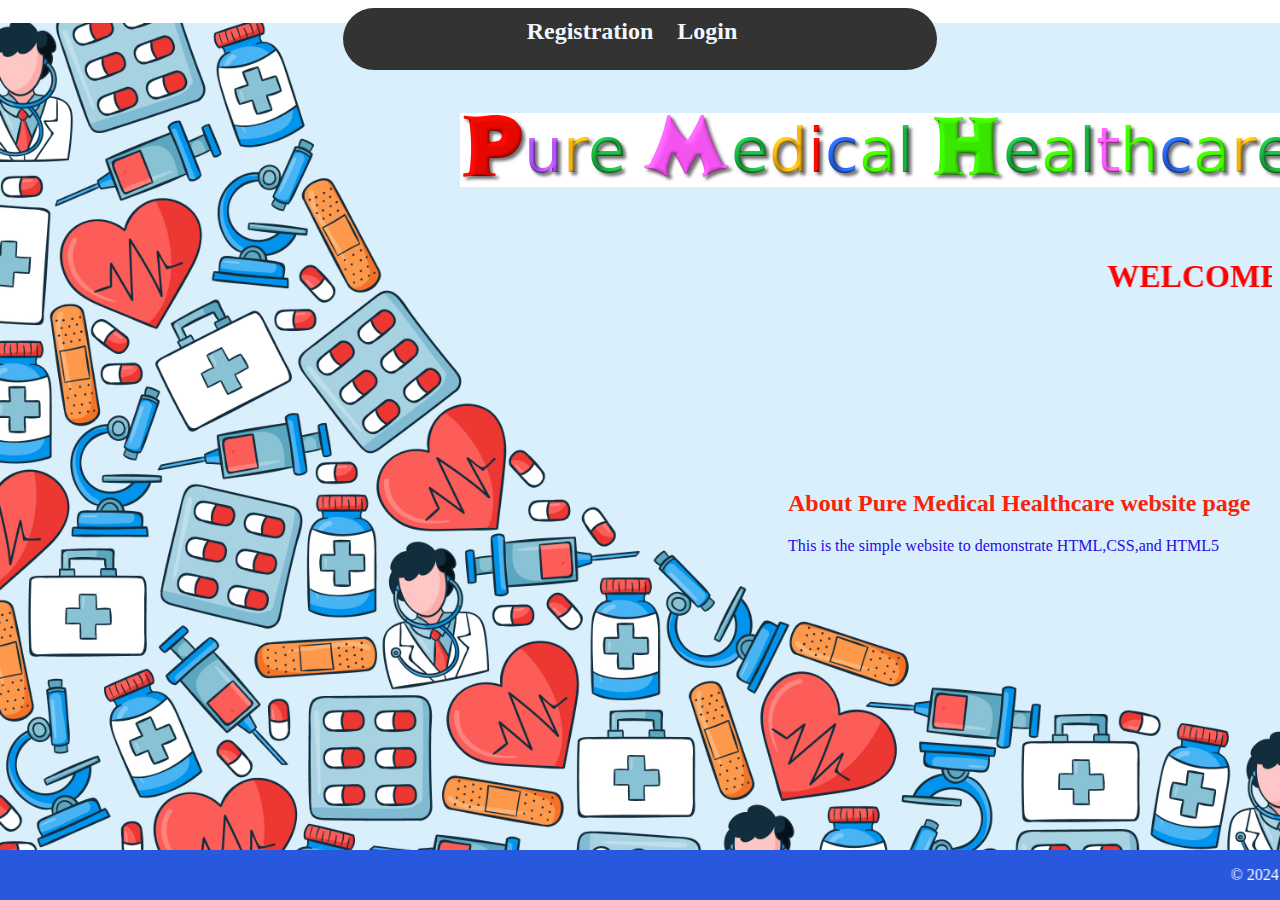
<file: index.html>
<html>
    <head>
        <title>Pure Medical HealthCare </title>
        <link rel="stylesheet" href="mystyles2.css"/>
    </head>
    <body class="mainbody1">
        <center>
    <nav>
        <ul  class="header">
            <li><a href="Registration.html">Registration</a></li>  
            <li><a href="Exp12-Loginpage.html">Login</a></li>
        </ul>
    </nav>
    <div>
    <pre>


                                                          <img src="main logo.png"  class="mylogo" alt="Logo Design by FlamingText.com"></a>
    </pre>

        <br/>
    <marquee behavior="scroll" direction="left" scrollamount="20">
    <h1 class="ccolor">WELCOME TO PURE MEDICAL HEALTHCARE</h1>
    </marquee>
</center>
    <section class="mytext">
        <h2> About  Pure Medical Healthcare website  page </h2>
        <p class="new"> This is the simple website to demonstrate HTML,CSS,and HTML5</p>
    </section>
<div class="footer">
    <marquee><p> &copy; 2024 Pure Medical HealthCare . All rights reversed</p></marquee>
   </div>
    </body>
</html>
    </body>
</html>
</file>
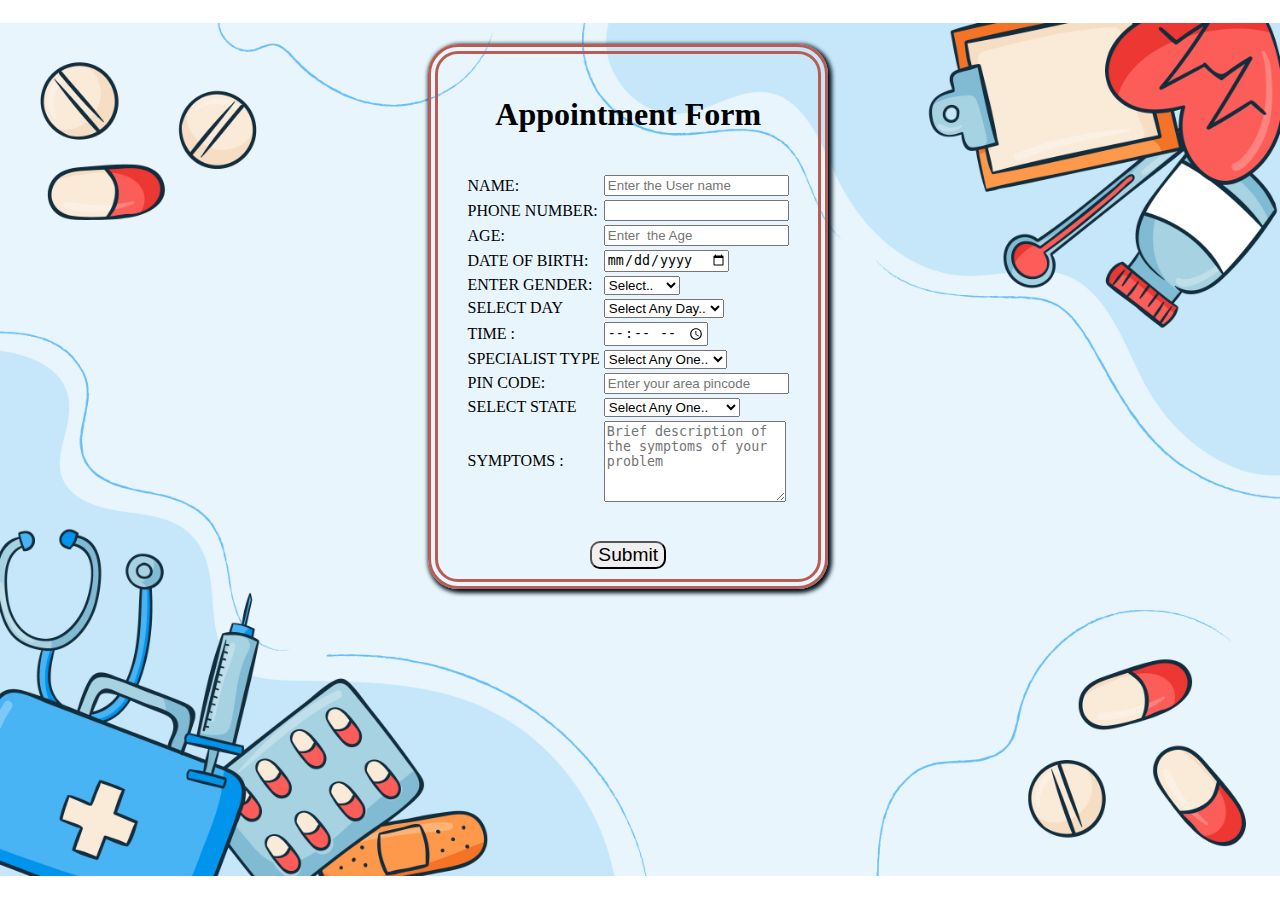
<file: appoinnmentpage.html>
<html>
<head> 
    <title>Registeration page
    </title>
    <link rel="stylesheet" href="mystyles2.css"/>
  <style>
    form{
      padding: 10px;
    border-radius: 30px;
    border-width: 10px;
    border-color: #b95d52;
    border-style: double;
    width: 35%;
    margin-top: 5%;
    width: 45%;
    margin-left: 5%;
    
    box-shadow: 2px 2px 4px 2px rgb(0,20,30);
}
h1{
  padding-top: 10px;
}
.button:hover{
  background-color:rgb(177, 8, 8);
  color:white;
}
body{
    margin-left: 30%;
    height: 20px;
    background-image: url(picture2.jpg);
  background-repeat: no-repeat;
  background-attachment: fixed;
  background-size: 100% ;
  background-position: center;
    
}


  </style>
</head>
<body >
<form action="sucesspage.html">
    <center>
<h1> Appointment Form</h1>
<br>
<table>
        <tr>
          <td>NAME: </td>
          <td><input type="text" required placeholder="Enter the User name"></td>
       </tr>
        <tr>
            <td> PHONE NUMBER: </td> 
          <td> <input type="tel"  name="ppersonal"id="perl" pattern="[0-9]{10}" title=" The ten digts number" >
            <br></td> 
        </tr>
         <tr>
             <td> AGE:</td>
              <td> <input type="number" required placeholder="Enter  the Age"></td>
            </tr>
            <tr>
                <td>  DATE OF BIRTH:</td> 
                <td> <input type="date" name="bname"></td> 
              </tr>
            <tr>
            <td> ENTER GENDER:</td>
           <td><select name="ENTER GENDER" required>
              <option value="">Select..</option>
              <option value="male">MALE </option>
              <option value="female">FEMALE </option>
            </select></td> 
          </tr>
          <tr>
            <td> SELECT DAY </td>
         <td><select name="day" required> 
                <option value="">Select Any Day..</option>
                <option value="value">MONDAY	</option>
                <option value="value">TUESDAY </option>
                <option value="value">WEDNESDAY </option>
                <option value="value">THURSDAY	</option>
                <option value="value">FRIDAY</option>
                <option value="value">SATURDAY</option>
                <option value="value">SUNDAY</option>
            </select>
        </td>
          </tr>
            <td> TIME :</td> 
            <td> <input type="time" name="btime"></td> 
          </tr>
    
            <td> SPECIALIST TYPE </td>
             <td><select name="State" required> 
                    <option value="">Select Any One..</option>
                    <option value="value">Cardiologists	</option>
                    <option value="value">Endocrinologists </option>
                    <option value="value">Orthopaedist </option>
                    <option value="value">Gynecologist	</option>
                    <option value="value">Dermatologist</option>
                    <option value="value">Radiologist</option>
                    <option value="value">Hematologist	</option>
                    <option value="value">Neurologist </option>
                    <option value="value">Anesthesiologist </option>
                    <option value="value">Allergist</option>
                    <option value="male">Psychiatrist	 </option>
                </select>
            </td>

          <tr>
            <td> PIN CODE: </td>
             <td><input type="number" required placeholder="Enter your area pincode"></td>
         </tr
        <tr>
        <td> SELECT STATE </td>
         <td><select name="State" required> 
                <option value="">Select Any One..</option>
                <option value="value">Andhra Pradesh	</option>
                <option value="value">Arunachal Pradesh </option>
                <option value="value">Bihar </option>
                <option value="value">Chhattisgarh	</option>
                <option value="value">Goa</option>
                <option value="value">Gujarat</option>
                <option value="value">Haryana	</option>
                <option value="value">Himachal Pradesh </option>
                <option value="value">Karnataka	 </option>
                <option value="value">Madhya Pradesh</option>
                <option value="male">Maharashtra	 </option>
                <option value="value">Kerala	</option>
                <option value="value">Tamil Nadu</option>
                <option value="value">Telangana	 </option>
                <option value="value">Tripura	 </option>
                <option value="value">Rajasthan	 </option>
                <option value="value">Uttar Pradesh </option>
                <option value="value">West Bengal </option>

                </select>
         </td>
        </tr>
      <tr>
        <td>  SYMPTOMS : </td> 
        <td> <textarea  name="text" cols="20" rows="5" placeholder="Brief description of the symptoms of your problem"></textarea></td> 
       </tr>
  </table>
    <br>
    <br>
     <input type="submit" class="button" style="font-size: 120%; border-radius: 10px;">
  </form>

</center>
</body>
</html>
</file>
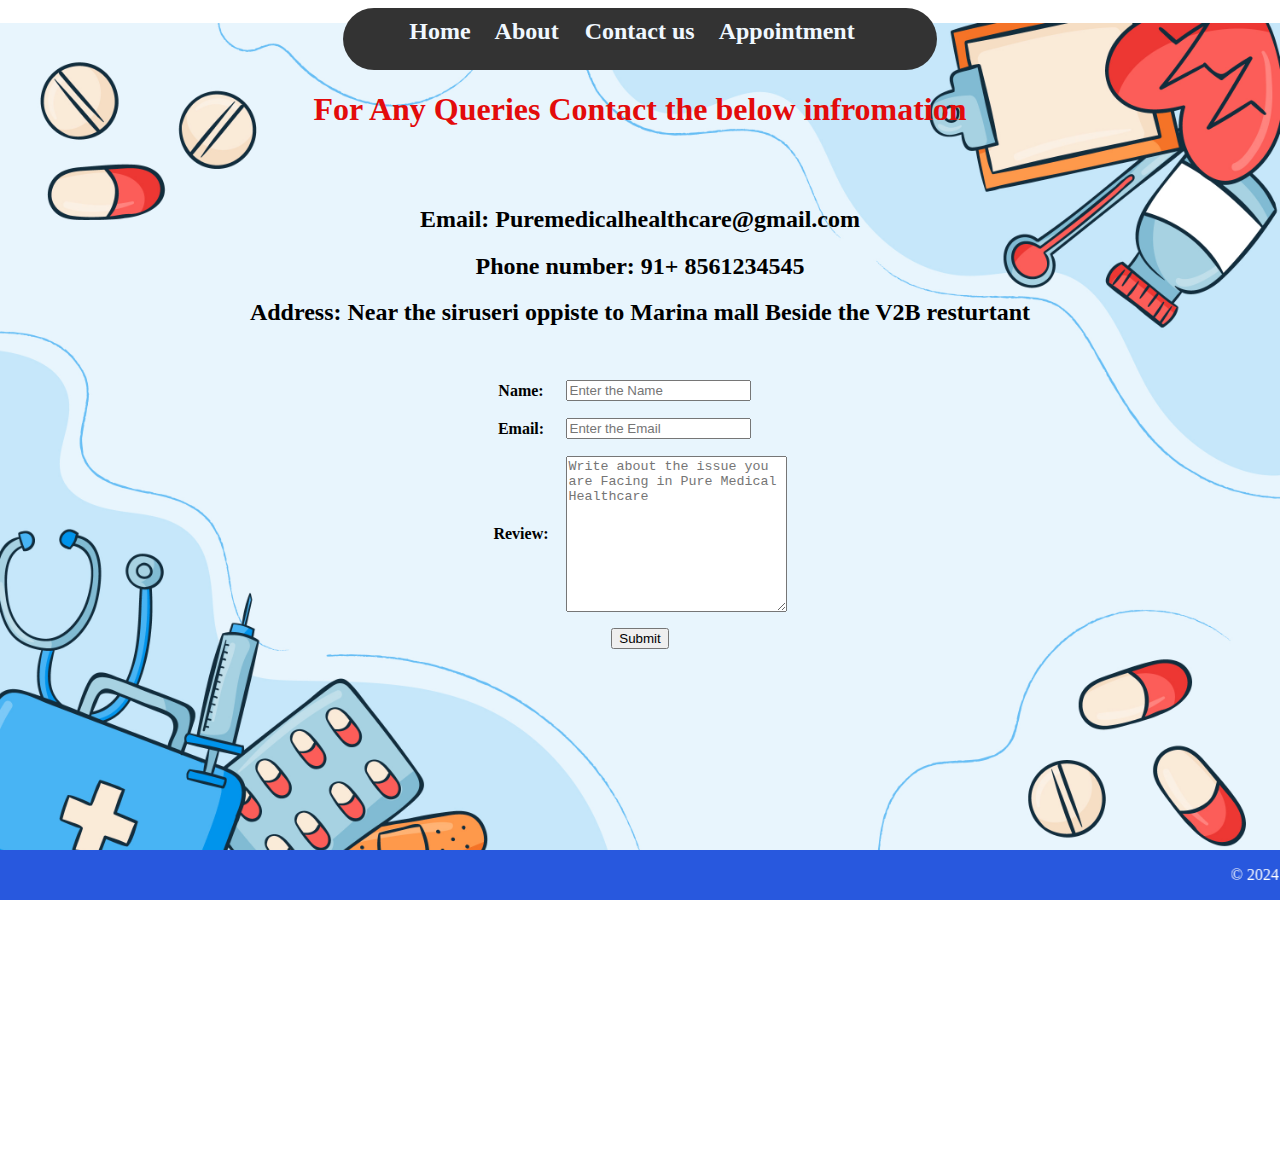
<file: contact.html>
<html>
    <head>
        <title>Contact page</title>
        <link rel="stylesheet" href="mystyles2.css"/>
        <style>
            table{
                border-spacing: 15px;
            }
        </style>
    </head>

    <body class="mainbody">
        <center>
    <nav>
        <ul  class="header">
            <li><a href="home.html"> Home</a></li>
            <li > <a href="about.html">About </a></li>
            <li><a href="contact.html"> Contact us</a></li>
            <li><a href="loginsucess.html">Appointment</a></li>  
        </ul>
    </nav>
</center>
<center>
    <h1 class="font"> For Any Queries Contact the below infromation </h1>
    <br>
    <br>
    <h2>  Email: Puremedicalhealthcare@gmail.com</h2>
    <h2>  Phone number: 91+ 8561234545</h2>
    <h2>  Address: Near the siruseri oppiste to Marina mall 
                    Beside the V2B resturtant    
    </h2>
    <br>
    <form action="#">
     <table>
        <th>Name:</th>
        <td> <input type="text" placeholder="Enter the Name">
        </td>
        <tr>
        <th>Email:</th>
        <td><input type="email" placeholder="Enter the Email" ></td>
        </tr>
        <tr>
            <th>
                Review:
            </th>
            <td><textarea rows="10" cols="25" placeholder="Write about the issue you are Facing in Pure Medical Healthcare"></textarea></td>
        </tr>
     </table>
        <input type="submit"align="center" >
    </form>
    <iframe src="https://www.google.com/maps/embed?pb=!1m18!1m12!1m3!1d3890.3140685846993!2d80.2288375745875!3d12.822970318120433!2m3!1f0!2f0!3f0!3m2!1i1024!2i768!4f13.1!3m3!1m2!1s0x3a525a6272811ab7%3A0x32d4aabc957c1f6a!2sClaritas%20Anika%2C%2010B%2C%20Kazhipattur%2C%20Tamil%20Nadu%20603103!5e0!3m2!1sen!2sin!4v1720976895839!5m2!1sen!2sin"
        width="600" height="450" style="border:0;" allowfullscreen=""
         loading="lazy" referrerpolicy="no-referrer-when-downgrade"></iframe>
</center>
</center>
<br>
<br>

<div class="footer">
    <marquee><p> &copy; 2024  Pure Medical HealthCare .All rights reversed</p></marquee>
   </div>
    </body>
</html>
</file>
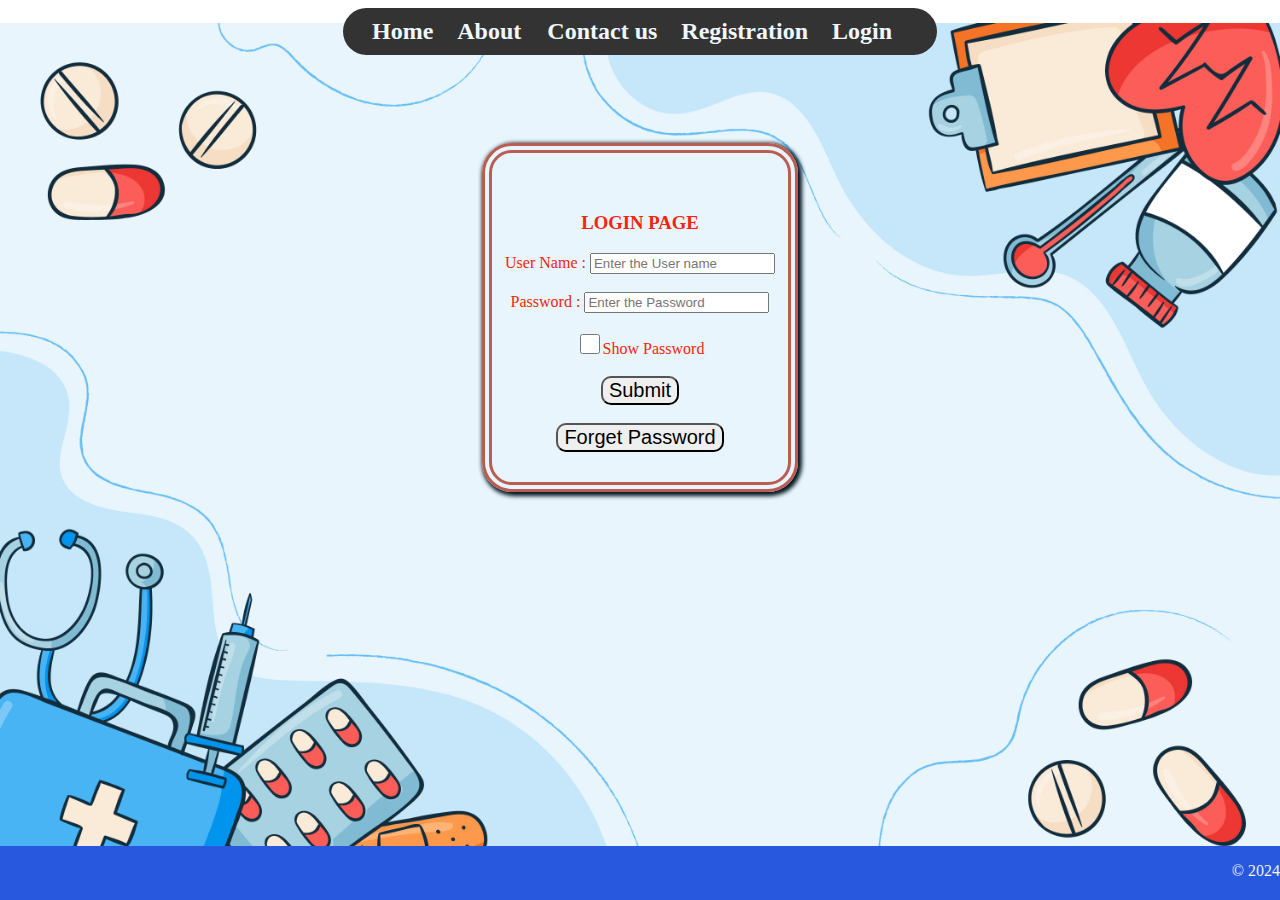
<file: Exp12-Loginpage.html>
<!DOCTYPE html>
<html>
<head>
  <title>Login Page HTML</title>
  <link rel="stylesheet" href="mystyles2.css" />
  <link rel="shortcut icon" href="dog.jpg">
  <style>
    .newform {
        padding: 10px;
        border-radius: 30px;
        border-width: 10px;
        border-color: #b95d52;
        border-style: double;
        width: 25%;
        margin-top: 7%;
        margin-bottom: 5%;
        padding-top: 40px;
        padding-bottom: 30px;
        box-shadow: 2px 2px 4px 2px rgb(0, 20, 30);
    }

    .submit {
        font-size: 20px;
        border-radius: 10px;
    }

    .button {
        font-size: 20px;
        border-radius: 10px;
    }

    .button:hover {
        background-color: darkcyan;
    }

    .submit:hover {
        background-color: darkcyan;
    }
    input.largerCheckbox  {
        width: 20px;
        height: 20px;
    }

    @media screen and (max-width: 360px) {
        .newform {
            padding: 5px;
            border-radius: 30px;
            border-width: 10px;
            border-color: #b95d52;
            border-style: double;
            width: 80%;
            margin-top: 20%;
            margin-bottom: 5%;
            padding-top: 40px;
            padding-bottom: 30px;
            box-shadow: 2px 2px 4px 2px rgb(0, 20, 30);
        }

        .submit {
            font-size: 17px;
            border-radius: 10px;
        }

        .button {
            font-size: 17px;
            border-radius: 10px;
        }

        .button:hover {
            background-color: darkcyan;
        }

        .submit:hover {
            background-color: darkcyan;
        }
    }

</style>
  <script>
    function login(event) {
      // Prevent default form submission
      event.preventDefault();

      const username = document.getElementById('username').value;
      const password = document.getElementById('password').value;

      // Perform basic validation (optional)
      if (username === '' || password === '') {
        alert('Please enter both username and password.');
        return;
      }

      // Make an AJAX request to validate login credentials on the server
      const xhr = new XMLHttpRequest();
      xhr.open('POST', 'login_check.php', true); // Replace with your server-side script URL
      xhr.setRequestHeader('Content-Type', 'application/x-www-form-urlencoded');
      xhr.onload = function() {
        const response = JSON.parse(this.responseText);
        if (response.success) {
          alert('Login successful! Redirecting...');
          // Store username in session storage (for non-persistent sessions)
          sessionStorage.setItem('username', username);
          // OR store a secure token in cookies (for persistent sessions)
          document.cookie = `auth_token=${response.token}; HttpOnly; Path=/`; // Assuming response.token exists
          window.location.href = 'loginsucess.html'; // Redirect to success page
        } else {
          alert('Invalid username or password!');
        }
      };
      xhr.onerror = function() {
        alert('Error logging in. Please try again later.');
      };
      xhr.send('username=' + encodeURIComponent(username) + '&password=' + encodeURIComponent(password));
    }

    function showPassword() {
      const passwordInput = document.getElementById('password');
      if (passwordInput.type === 'password') {
        passwordInput.type = 'text';
      } else {
        passwordInput.type = 'password';
      }
    }
  </script>
</head>

<center>
<body class="mainbody">
  <nav>
    <ul class="header">
      <li><a href="home.html">Home</a></li>
      <li><a href="about.html">About </a></li>
      <li><a href="contact.html">Contact us</a></li>
      <li><a href="Registration.html">Registration</a></li>
      <li><a href="Exp12-Loginpage.html">Login</a></li>
    </ul>
  </nav>
  <section class="newform">
    <h3>LOGIN PAGE</h3>
    <form onsubmit="login(event)" method="POST">
        User Name : <input type="text" id="username" name="username" required placeholder="Enter the User name"> <br><br>
        Password : <input type="password" id="password" name="password" required placeholder="Enter the Password"> <br><br>
        <input type="checkbox" onclick="showPassword() " class="largerCheckbox">Show Password <br>
        <br>
        <input type="submit" class="submit" value="Submit" >
    </form>
    <br>
    <form action="forgetpage.html">
      <button class="button">Forget Password</button>
    </form>
    <div id="alertBox" style="color: red; display: none;"></div>
  </section>
</center>

<div class="footer">
  <marquee><p> &copy; 2024 Pure Medical HealthCare. All rights reserved</p></marquee>
</div>
</body>
</html>
</file>
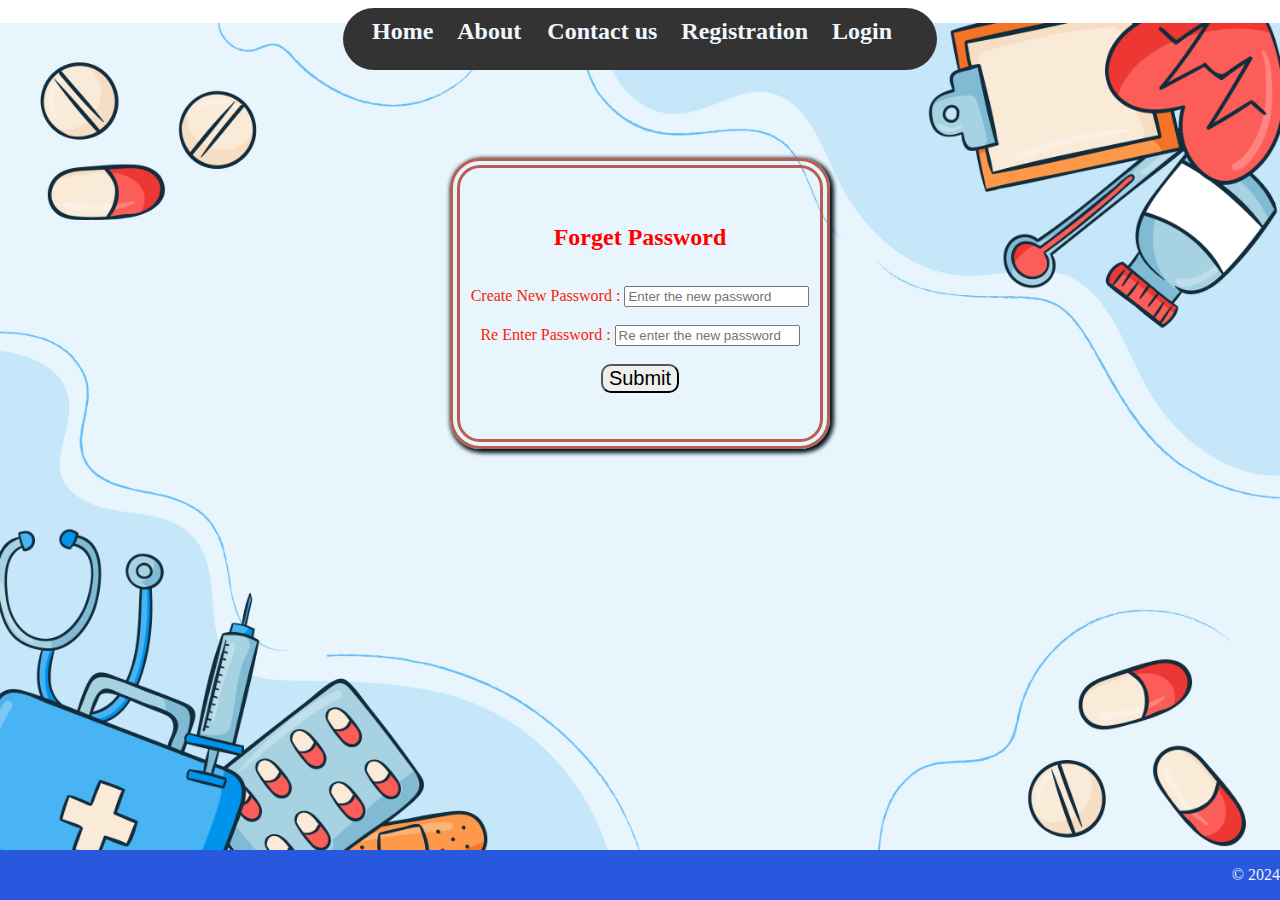
<file: forgetpage.html>
<html>
<head>
    <title> forget password</title>
    <link rel="stylesheet" href="mystyles2.css">
    <style>
         .newform{
    padding: 10px;
    border-radius: 30px;
    border-width: 10px;
    border-color: #b95d52;
    border-style: double;
    width: 30%;
    margin-top: 7%;
    margin-bottom: 5%;
    padding-top: 40px;
    padding-bottom: 30px;
    box-shadow: 2px 2px 4px 2px rgb(0,20,30);
         }
         .submit:hover{
                background-color: darkcyan;
                color: white;
         }
    </style>
    </head>
<center>
<body class="mainbody">
    <nav>
        <ul  class="header">
            <li><a href="home.html"> Home</a></li>
            <li > <a href="about.html">About </a></li>
            <li><a href="contact.html"> Contact us</a></li>
            <li><a href="Registration.html">Registration</a></li>  
            <li><a href="Exp12-Loginpage.html">Login</a></li>
        </ul>
    </nav>
        <section class="newform">
        <form action="Exp12-Loginpage.html">
            <h1 style="color: red; font-size: x-large;"> Forget Password </h1>
            <br>
            Create New Password : <input type="text" required placeholder="Enter the new password"><br>
            <br>
            Re Enter Password : <input type="password" required placeholder="Re enter the new password"><br>
            <br>
                <input type="submit" class="submit" style="font-size:20px ; border-radius: 10px;">
        </section>
        </form>
        <div class="footer">
            <marquee><p> &copy; 2024 Pure Medical HealthCare .All rights reversed</p></marquee>
           </div>
    </center>

</body>


</html>
</file>
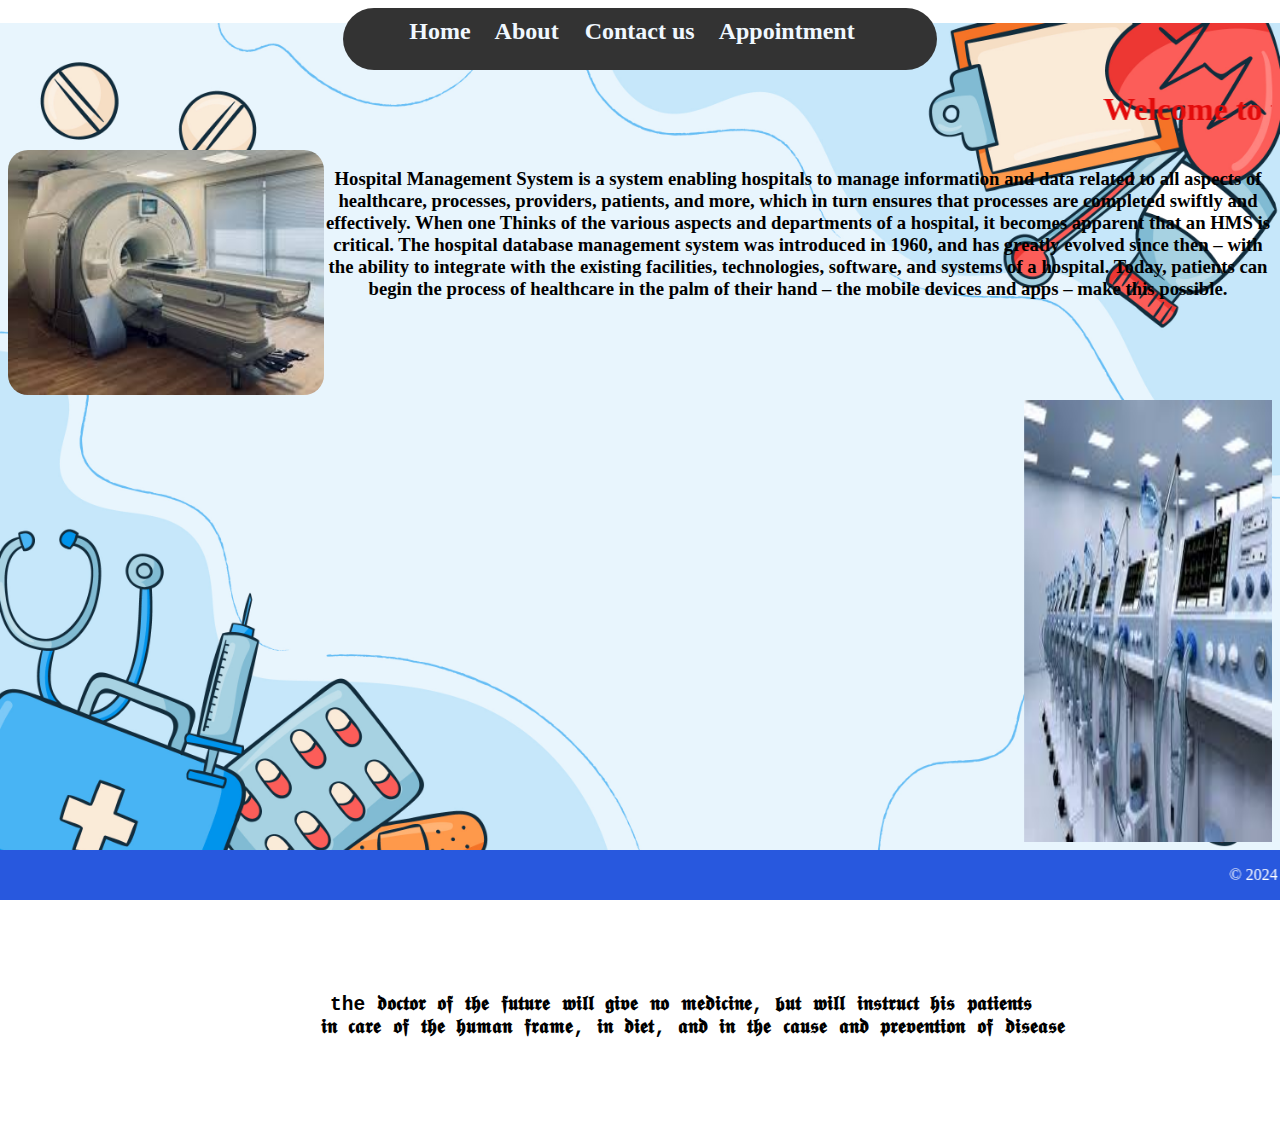
<file: home.html>
<html>
<head>
    <title>Home page</title>
    <link rel="stylesheet" href="mystyles2.css"/>
    <style>
        .image{
            float: left;
            width: 25%;
            border-radius: 20px;
        }
        .newfont{
            font-family:cursive;
            font-weight: bold;
        }
        
    </style>
</head>
<body class="mainbody">
 <center>
    <nav>
        <ul  class="header">
            <li><a href="home.html"> Home</a></li>
            <li > <a href="about.html">About </a></li>
            <li><a href="contact.html"> Contact us</a></li>
            <li><a href="loginsucess.html">Appointment</a></li>  
        </ul>
    </nav>
</center>
<center>
    <marquee class="webcolor" behavior="scroll" direction="left" scrollamount="20">
    <h1 class="webfont"> Welcome to the Home of Pure Medical Healthcare </h1>
</marquee>
<img src="Mri.jpeg" alt="image note found" class="image">
        <div class="newfont">
            <h3>
                Hospital Management System is a system enabling hospitals to 
                manage information and data related to all aspects of healthcare,
                processes, providers, patients, and more, which in turn ensures
                that processes are completed swiftly and effectively. When one 
                Thinks of the various aspects and departments of a hospital, it 
                becomes apparent that an HMS is critical. The hospital database 
                management system was introduced in 1960, and has greatly evolved
                since then – with the ability to integrate with the existing 
                facilities, technologies, software, and systems of a hospital. 
                Today, patients can begin the process of healthcare in the palm 
                of their hand – the mobile devices and apps – make this possible. 
            </div>       
            </h3>    
            <br>
            <br>
    <marquee behavior="scroll" direction="left" scrollamount="30 >
        <div class="row">
            <div class="column">
              <img src="Equipment.jpeg" alt="mri Equipment" style="width:70%" height="50%">
            </div>
            <div class="column">
              <img src="operation.jpeg" alt="" style="width:70%"  height="50%" >
            </div>
            <div class="column">
              <img src="operation2.jpeg" alt="Company exterior" style="width:70%" height="50%">
            </div>
        </div>
    </marquee>

            
<center>
    </pre>
    <marquee><h1>The information provided by the Pure Medical Healthcare</h1></marquee>
    <pre>
        <h2 class="spacing">
        the 𝖉𝖔𝖈𝖙𝖔𝖗 𝖔𝖋 𝖙𝖍𝖊 𝖋𝖚𝖙𝖚𝖗𝖊 𝖜𝖎𝖑𝖑 𝖌𝖎𝖛𝖊 𝖓𝖔 𝖒𝖊𝖉𝖎𝖈𝖎𝖓𝖊, 𝖇𝖚𝖙 𝖜𝖎𝖑𝖑 𝖎𝖓𝖘𝖙𝖗𝖚𝖈𝖙 𝖍𝖎𝖘 𝖕𝖆𝖙𝖎𝖊𝖓𝖙𝖘 
         𝖎𝖓 𝖈𝖆𝖗𝖊 𝖔𝖋 𝖙𝖍𝖊 𝖍𝖚𝖒𝖆𝖓 𝖋𝖗𝖆𝖒𝖊, 𝖎𝖓 𝖉𝖎𝖊𝖙, 𝖆𝖓𝖉 𝖎𝖓 𝖙𝖍𝖊 𝖈𝖆𝖚𝖘𝖊 𝖆𝖓𝖉 𝖕𝖗𝖊𝖛𝖊𝖓𝖙𝖎𝖔𝖓 𝖔𝖋 𝖉𝖎𝖘𝖊𝖆𝖘𝖊
        </h2>
    </pre>    
    <div class="footer">
        <marquee><p> &copy; 2024 Pure Medical Healthcare . All rights reversed</p></marquee>
       </div>
        </body>
    </html>
</center>
</body>
</html>
</file>
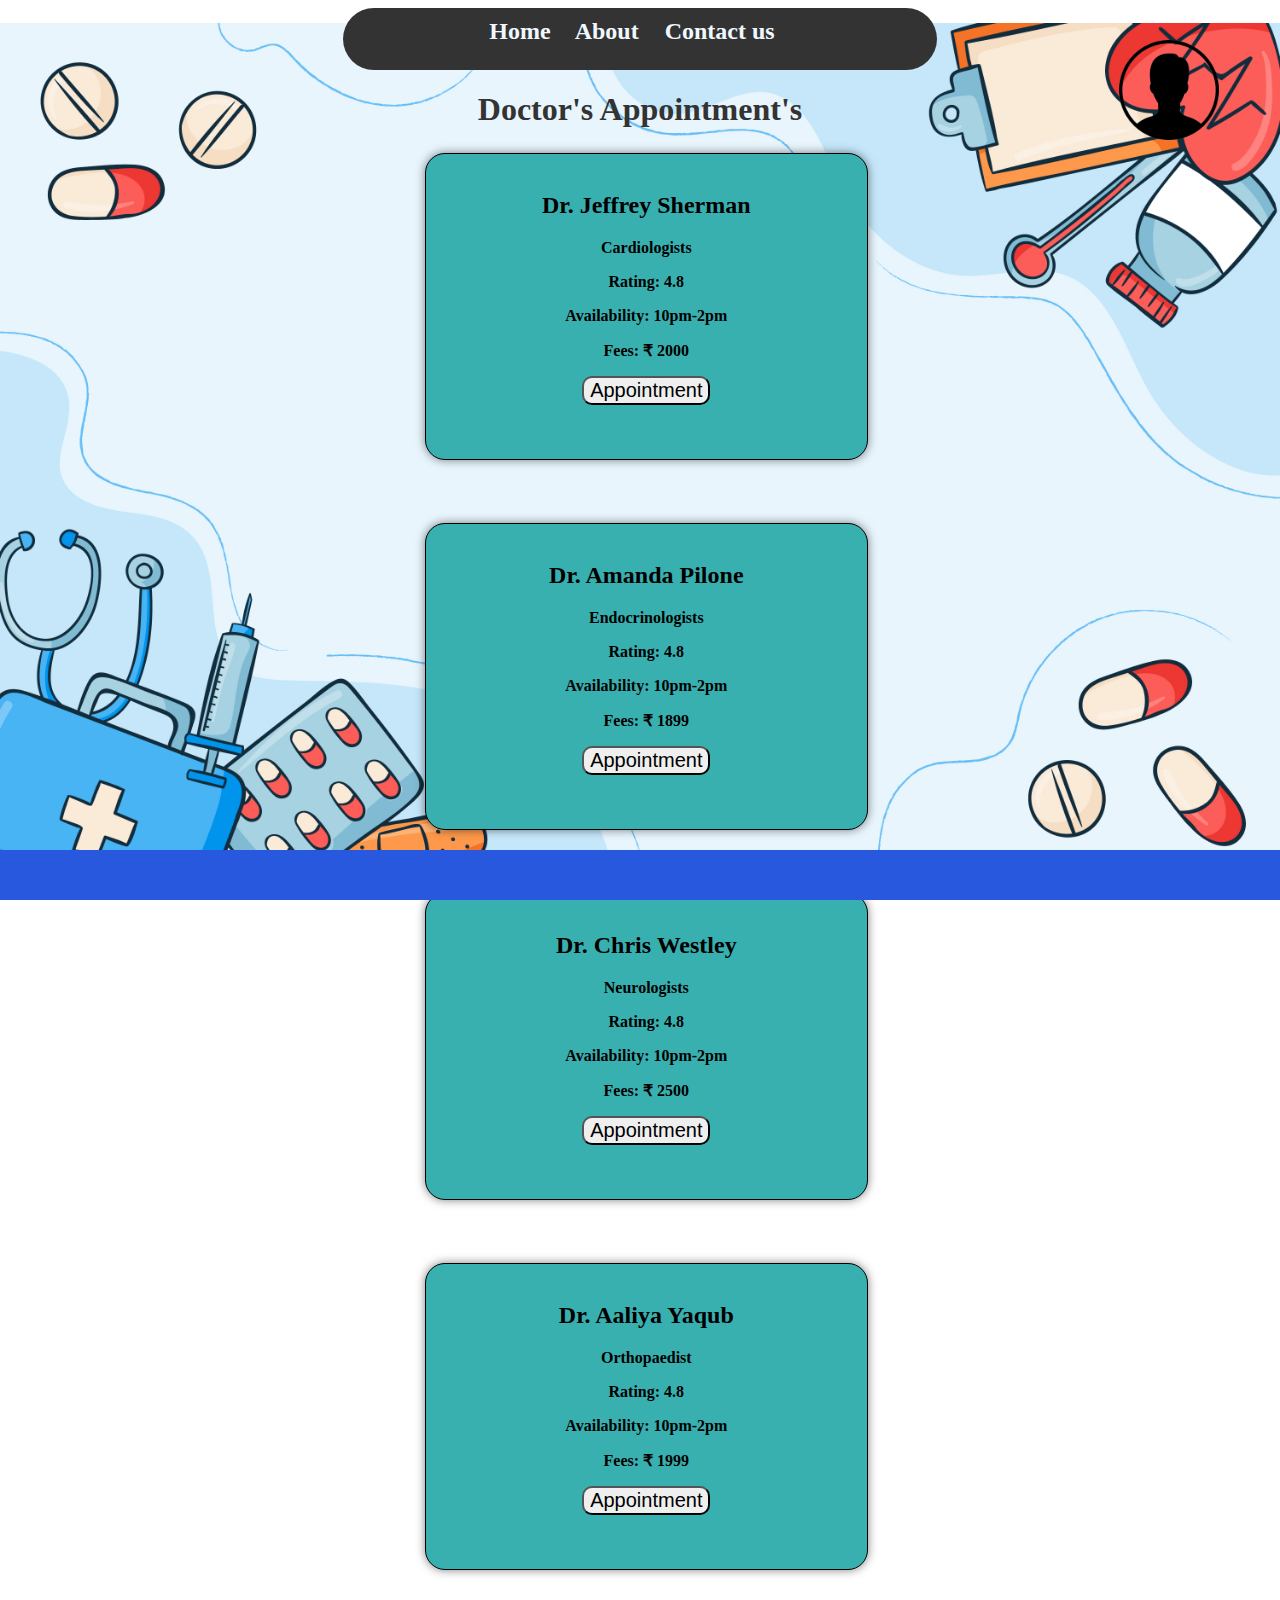
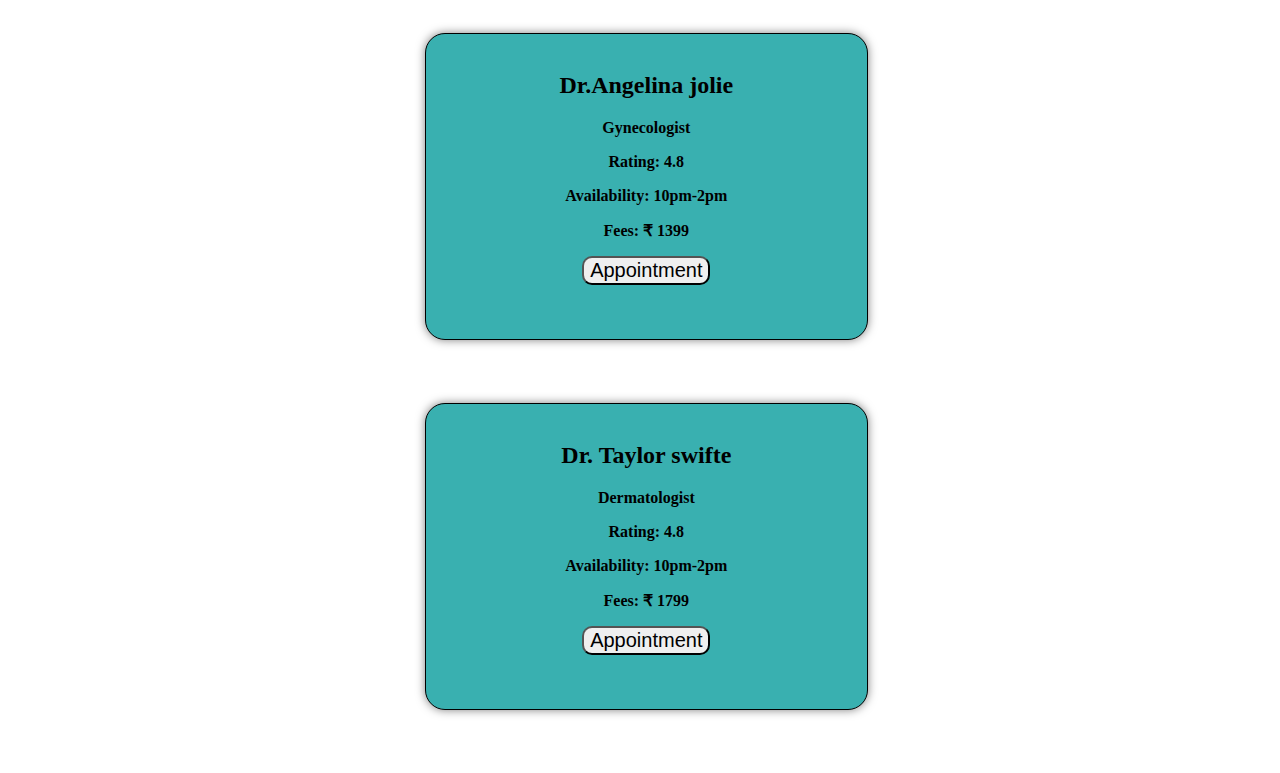
<file: loginsucess.html>
<html>
    <head>
        <title>Login sucess page </title>
        <link rel="stylesheet" href="mystyles2.css"/>
        <style>
            h1 {
                color: #333;
                margin-bottom: 10px;
            }

            section {
                background-color:rgb(57, 176, 176);
                border-radius: 20px;
                padding: 20px;
                margin-bottom: 20px;
                border: 1px solid #000000;
                box-shadow: 0 0 10px rgba(0, 0, 0, 0.5);
                flex-basis: 50%;
                text-align: center;
                margin-left: 33%;
                list-style-type: none;
                width: 35%;
                margin-bottom: 5%;
                float: left;
            }

            section ul{
                margin: 10px;
                padding: 20px;
                list-style-type: none;
                display: flex;
                justify-content: center;
                display: flex;
                flex-wrap: wr;
            }

            h2 {
                margin-top: 0;
                text-align: center;
            }

            p {
                text-align: center;
            }
            h1{
                text-align: center;
                padding-bottom: 15px;
            }
            .appointmentdata{
             padding-top: 3%;
             padding-bottom: 3%;

            }
            .appointmentdata li {
                color: #000000;
                font-weight: bold;
            }
            .buton{
                font-size: 20px;
                border-radius: 10px;
            }
            .buton a{
                text-decoration: none;
               
            }
            .buton:hover{
                background-color: darkcyan;
                color: white;
            }
            a:hover{
                background-color: darkcyan;
                color: white;
            }
            a{
            text-decoration: none;
            color: rgb(14, 13, 13);
            }
            .dropbtn {
            color: rgb(242, 236, 236);
            padding: 16px;
            font-size: 16px;
            border: none;
            right: 0;
            top: 0;
            }

            .dropdown{
                position:absolute;
                margin-left: 82%;
                top: 40;
                border: none;
                right: 45;
            }
            .dropdown-content {
            display: none;
            position: absolute;
            background-color: #8d8d8dd2;
            border-radius: 20px;
            min-width: 160px;
            box-shadow: 0px 8px 16px 0px rgba(0,0,0,0.2);
            z-index: 99999;
            }
            .dropdown-content a {
            color: rgb(14, 11, 11);
            padding: 12px 16px;
            text-decoration: none;
            color: rgb(253, 253, 253);
            display: block;
            border-radius: 5px;
            }
            .dropdown-content a:hover {background-color: rgb(24, 203, 223);border-radius: 5px;color:black;}

            .dropdown:hover .dropdown-content{display: block;border-radius: 5px;}
        </style>
    </head>
    <body class="mainbody">
        <center>
            <nav>
                <ul class="header">
                    <li><a href="home.html"> Home</a></li>
                    <li><a href="about.html">About </a></li>
                    <li><a href="contact.html"> Contact us</a></li>
                </ul>
            </nav>
    </center>
    <h1>Doctor's Appointment's</h1>
    <div>
        <section class="appointmentdata">
            <li>
                <form action="doctordata.php" method="POST">
                    <h2>Dr. Jeffrey Sherman</h2>
                    <p>Cardiologists</p>
                    <p>Rating: 4.8</p>
                    <p>Availability: 10pm-2pm</p>
                    <p>Fees: ₹ 2000</p>
                    
                    <!-- Use hidden input fields to submit doctorname and doctorspecialist -->
                    <input type="hidden" name="doctorname" value="Dr. Jeffrey Sherman">
                    <input type="hidden" name="doctorspecialist" value="Cardiologists">
                    
                    <button type="submit" class="buton">Appointment</button>
                  </form>
            </li>
        </section>

        <section class="appointmentdata">
            <li>
                        <form action="doctordata.php" method="POST">
                                <h2>Dr. Amanda Pilone</h2>
                            <p>Endocrinologists</p>
                            <p>Rating: 4.8</p>
                            <p>Availability: 10pm-2pm</p>
                            <p>Fees: ₹ 1899</p>
                            
                            <!-- Use hidden input fields to submit doctorname and doctorspecialist -->
                            <input type="hidden" name="doctorname" value="Dr. Amanda Pilone">
                            <input type="hidden" name="doctorspecialist" value="Endocrinologists">
                            
                            <button type="submit" class="buton">Appointment</button>
                          </form>
            </li>
         </section>

         <section class="appointmentdata">   
            <li>
                <form action="doctordata.php" method="POST">
                <h2>Dr. Chris Westley</h2>
                <p>Neurologists</p>
                <p>Rating: 4.8</p>
                <p>Availability: 10pm-2pm</p>
                <p>Fees: ₹ 2500 </p>
                <input type="hidden" name="doctorname" value="Dr. Chris Westley">
                <input type="hidden" name="doctorspecialist" value="Neurologists">
                <button type="submit" class="buton">Appointment</button>
              </form>
        </li>
          </section>

        <section class="appointmentdata">
                    <li>
                        <form action="doctordata.php" method="POST">
                            <h2>Dr. Aaliya Yaqub</h2>
                            <p>Orthopaedist</p>
                            <p>Rating: 4.8</p>
                            <p>Availability: 10pm-2pm</p>
                            <p>Fees: ₹ 1999 </p>
                        
                        <!-- Use hidden input fields to submit doctorname and doctorspecialist -->
                        <input type="hidden" name="doctorname" value="Dr. Aaliya Yaqub">
                        <input type="hidden" name="doctorspecialist" value="Orthopaedist">
                        
                        <button type="submit" class="buton">Appointment</button>
                      </form>
                    </li>
        </section >

        
        <section class="appointmentdata">
            <li>
                <form action="doctordata.php" method="POST">
                    <h2>Dr.Angelina jolie</h2>
                <p>Gynecologist</p>
                <p>Rating: 4.8</p>
                <p>Availability: 10pm-2pm</p>
                <p>Fees: ₹ 1399</p>
                
                <!-- Use hidden input fields to submit doctorname and doctorspecialist -->
                <input type="hidden" name="doctorname" value="Dr.Angelina jolie">
                <input type="hidden" name="doctorspecialist" value="Gynecologist">
                
                <button type="submit" class="buton">Appointment</button>
              </form>
            </li>
        </section>

        <section class="appointmentdata">
                    <li>
                        <form action="doctordata.php" method="POST">
                            <h2>Dr. Taylor swifte</h2>
                            <p>Dermatologist</p>
                            <p>Rating: 4.8</p>
                            <p>Availability: 10pm-2pm</p>
                            <p>Fees: ₹ 1799</p>
                        
                        <!-- Use hidden input fields to submit doctorname and doctorspecialist -->
                        <input type="hidden" name="doctorname" value="Dr. Taylor swifte">
                        <input type="hidden" name="doctorspecialist" value="Dermatologist">
                        
                        <button type="submit" class="buton">Appointment</button>
                      </form>
                    </li>
        </section>
        </ul>
    </div>
    <div class="dropdown">
        <span class="dropbtn"><img src="profile1.png" width="100px"; alt="img not found "></span>
        <div class="dropdown-content">
            <a href="profile.php">Profile</a>
            <a href="update_profile.php">Update Profile</a>
            <a href="index.html">Sign Out</a>
        </div>
      </div>
    <div class="footer">
        <marquee><p> &copy; 2024 Pure Medical HealthCare .All rights reversed</p></marquee>
       </div>
        </body>
    </html>
</file>
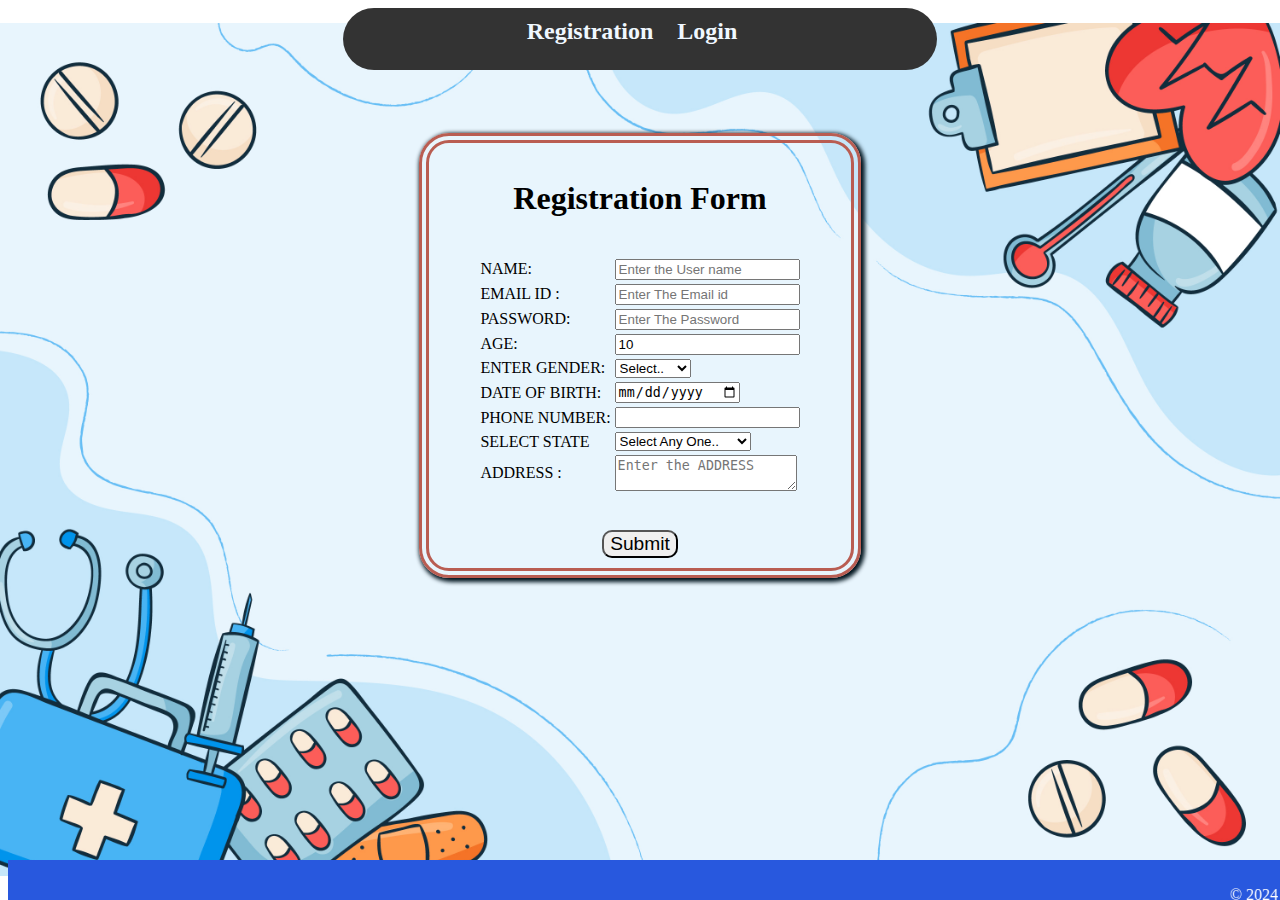
<file: Registration.html>
<html>
<head> 
    <title>Registeration page
    </title>
    <link rel="stylesheet" href="mystyles2.css"/>
  <style>
    form{
      padding: 10px;
    border-radius: 30px;
    border-width: 10px;
    border-color: #b95d52;
    border-style: double;
    width: 35%;
    margin-top: 5%;
    padding-top: 5px;
    box-shadow: 2px 2px 4px 2px rgb(0,20,30);
}
h1{
  padding-top: 10px;
}
.button:hover{
  background-color:darkcyan;
  color:white;
}


  </style>
</head>
<body class="mainbody">
  <center>
    <nav>
        <ul  class="header">
            <!-- <li><a href="home.html"> Home</a></li>
            <li > <a href="about.html">About </a></li>
            <li><a href="contact.html"> Contact us</a></li> -->
            <li><a href="Registration.html">Registration</a></li>  
            <li><a href="Exp12-Loginpage.html">Login</a></li>
        </ul>
    </nav>
  </center>
  <center>
<form action="login.php" method="POST">
<h1> Registration Form</h1>
<br>
<table>
        <tr>
          <td>NAME: </td>
          <td><input type="text" name="username" placeholder="Enter the User name"></td>
       </tr>
          <tr>
          <td>EMAIL ID :</td>
          <td> <input type="email" name="email" required placeholder="Enter The Email id"></td>
        </tr>
        <tr>
            <td> PASSWORD: </td>
             <td><input type="password" name="password" required placeholder="Enter The Password"></td>
         </tr>
         <tr>
             <td> AGE:</td>
              <td> <input type="number" name="age" value="10" required placeholder="Enter  the Age"></td>
            </tr>
            <tr>
            <td> ENTER GENDER:</td>
           <td><select name="gender" required>
              <option value="none">Select..</option>
              <option value="male">MALE </option>
              <option value="female">FEMALE </option>
            </select></td> 
          </tr>
            <tr>
            <td>  DATE OF BIRTH:</td> 
            <td> <input type="date" name="dateofbirth"></td> 
          </tr>
              <tr>
            <td> PHONE NUMBER: </td> 
          <td> <input type="tel"  name="phonenumber" id="perl"  pattern="[0-9]{10}" title=" The ten digts number" >
            <br></td> 
        </tr>
        <tr>
        <td> SELECT STATE </td>
         <td><select name="State" required> 
                <option value="none">Select Any One..</option>
                <option value="Andhra Pradesh	">Andhra Pradesh	</option>
                <option value="Arunachal Pradesh">Arunachal Pradesh </option>
                <option value="Bihar ">Bihar </option>
                <option value="Chhattisgarh">Chhattisgarh	</option>
                <option value="Goa">Goa</option>
                <option value="Gujarat">Gujarat</option>
                <option value="Haryana">Haryana	</option>
                <option value="Himachal Pradesh">Himachal Pradesh </option>
                <option value="Karnataka	">Karnataka	 </option>
                <option value="Madhya Pradesh">Madhya Pradesh</option>
                <option value="Maharashtra">Maharashtra	 </option>
                <option value="Kerala">Kerala	</option>
                <option value="Tamil Nadu">Tamil Nadu</option>
                <option value="Telangana">Telangana	 </option>
                <option value="Tripura">Tripura	 </option>
                <option value="Rajasthan">Rajasthan	 </option>
                <option value="Uttar Pradesh">Uttar Pradesh </option>
                <option value="West Bengal">West Bengal </option>

                </select>
         </td>
      <tr>
        <td>  ADDRESS : </td> 
        <td> <textarea  name="address" id="txt" placeholder="Enter the ADDRESS"></textarea></td> 
       </tr>
  </table>
    <br>
    <br>
     <input type="submit" class="button" style="font-size: 120%; border-radius: 10px;">
  </form>

</center>
<footer>
  <marquee>
  <p> &copy; 2024  Pure Medical HealthCare .All rights reversed</p>
</marquee>
</footer>
</body>
</html>
</file>
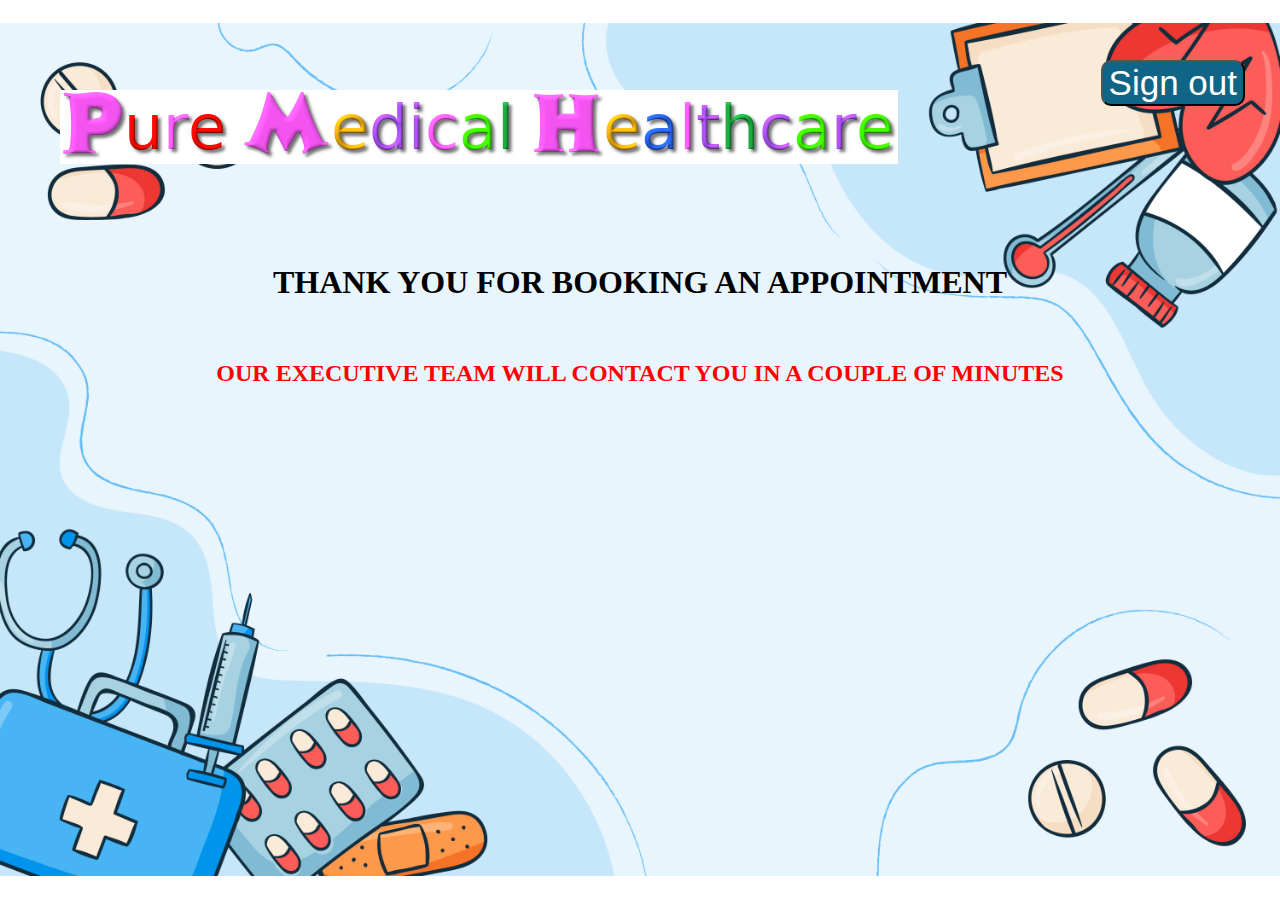
<file: sucesspage.html>
<html>
    <head>
       <title>Succes page</title> 
       <style>
        body{
            background-image: url(picture2.jpg);
            background-repeat: no-repeat;
            background-attachment: fixed;
            background-size: 100% ;
            background-position: center;
            padding-top: 20%;
        }
        .signout {
                position: absolute;
                right: 0;
                top: 0;
                margin-top: 60px;
                margin-right: 35px;
                font-size: 35px;
                border-radius: 10px;
                background-color: rgb(16, 100, 134);
                color: white;
                }
                a{
                text-decoration: none;
                color: white;
                }
                .signout:hover{
                    background-color: red;
                    color: white;
                }
                section,img{
                    position: absolute;
                    left: 0;
                    top: 0;
                    margin-top: 45px;
                    margin-left: 30px;
                }
       </style>
    </head> 
    <body>   
        <section>
            <img src="logo2.png" alt="">
        </section>
            <center>
        <h1> THANK YOU FOR BOOKING AN APPOINTMENT</h1>
        <br>
        <h2 style="color: red;">OUR EXECUTIVE TEAM WILL CONTACT YOU IN A COUPLE OF MINUTES</h2>

    </center>
    <button class="signout"><a href="index.html">Sign out</a></button>
    </body>
</html>
</file>
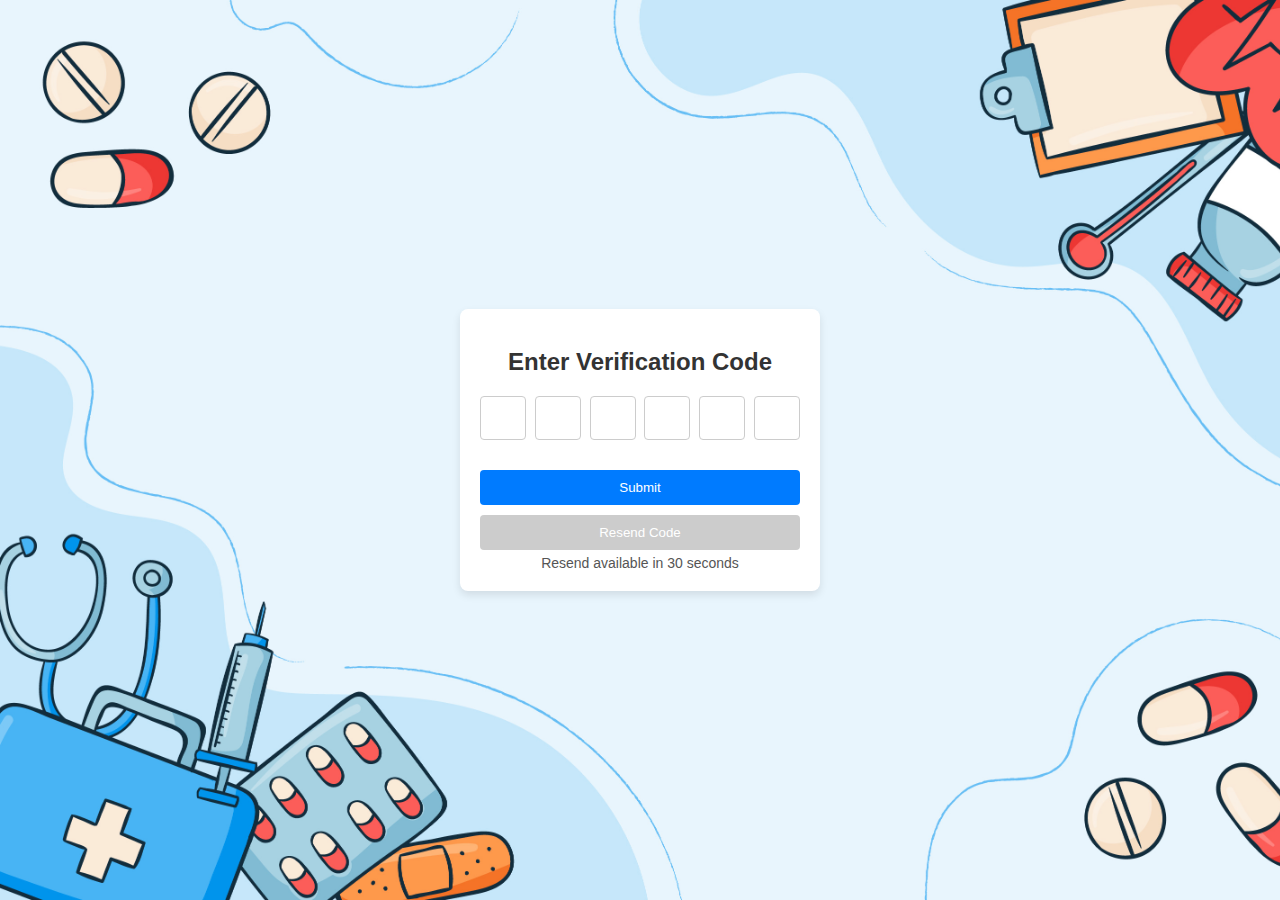
<file: verificationpage.html>
<!DOCTYPE html>
<html lang="en">
<head>
    <meta charset="UTF-8">
    <meta name="viewport" content="width=device-width, initial-scale=1.0">
    <title>Verification Code Login</title>
    <style>
        body {
            font-family: Arial, sans-serif;
            background-color: #f0f4f8;
            display: flex;
            justify-content: center;
            align-items: center;
            height: 100vh;
            margin: 0;
            background-image: url(picture2.jpg);
            background-repeat: no-repeat;
            background-size: cover;
        }

        .form-container {
            background-color: #ffffff;
            border-radius: 8px;
            box-shadow: 0 4px 8px rgba(0, 0, 0, 0.1);
            padding: 20px;
            width: 320px;
            text-align: center;
        }

        h2 {
            margin-bottom: 20px;
            color: #333;
        }

        .code-inputs {
            display: flex;
            justify-content: space-between;
            margin-bottom: 20px;
        }

        .code-input {
            width: 40px;
            height: 40px;
            font-size: 24px;
            text-align: center;
            border: 1px solid #ccc;
            border-radius: 4px;
            outline: none;
        }

        .code-input:focus {
            border-color: #007bff;
        }

        button {
            width: 100%;
            padding: 10px;
            background-color: #007bff;
            color: white;
            border: none;
            border-radius: 4px;
            cursor: pointer;
            margin-top: 10px;
        }

        button:hover {
            background-color: #0056b3;
        }

        .resend-button {
            background-color: #28a745;
        }

        .resend-button:disabled {
            background-color: #ccc;
            cursor: not-allowed;
        }

        #timer {
            margin-top: 5px;
            font-size: 14px;
            color: #555;
        }

        .notification {
            display: none;
            margin-top: 10px;
            padding: 10px;
            border-radius: 4px;
            color: #ffffff;
            background-color: #28a745;
        }
    </style>
    <script>
        window.addEventListener('DOMContentLoaded', (event) => {
            const inputs = document.querySelectorAll('.code-input');
            const resendButton = document.getElementById('resendButton');
            const timerElement = document.getElementById('timer');
            const notification = document.getElementById('notification');
            let timer = 30;

            // Function to handle input navigation
            inputs.forEach((input, index) => {
                input.addEventListener('input', (event) => {
                    if (event.target.value.length === 1 && index < inputs.length - 1) {
                        inputs[index + 1].focus();
                    }
                });

                input.addEventListener('keydown', (event) => {
                    if (event.key === 'Backspace' && !event.target.value && index > 0) {
                        inputs[index - 1].focus();
                    }
                });

                input.addEventListener('paste', (event) => {
                    event.preventDefault();
                    const pastedData = event.clipboardData.getData('text').slice(0, 1);
                    event.target.value = pastedData;
                    if (index < inputs.length - 1) {
                        inputs[index + 1].focus();
                    }
                });
            });

            // Function to start the timer for the resend button
            function startTimer() {
                resendButton.disabled = true;
                timerElement.textContent = `Resend available in ${timer} seconds`;
                const countdown = setInterval(() => {
                    timer -= 1;
                    timerElement.textContent = `Resend available in ${timer} seconds`;
                    if (timer <= 0) {
                        clearInterval(countdown);
                        resendButton.disabled = false;
                        timerElement.textContent = '';
                        timer = 30; // Reset timer
                    }
                }, 1000);
            }

            // Initial call to disable the resend button and start the timer
            startTimer();

            // Event listener for the resend button
            resendButton.addEventListener('click', () => {
                // Simulate the resend functionality
                notification.textContent = 'Verification code has been resent!';
                notification.style.display = 'block';
                notification.style.backgroundColor = '#28a745'; // Green color for success

                // Reset the notification after a few seconds
                setTimeout(() => {
                    notification.style.display = 'none';
                }, 6000); // Hide after 3 seconds

                startTimer(); // Restart the timer after resending the code
            });
        });

    </script>
</head>
<body>
    <div class="form-container">
        <div id="notification" class="notification"></div> <!-- Notification Area -->
        <form id="verificationForm">
            <h2>Enter Verification Code</h2>
            <div class="code-inputs">
                <input type="text" maxlength="1" class="code-input" id="code1" required>
                <input type="text" maxlength="1" class="code-input" id="code2" required>
                <input type="text" maxlength="1" class="code-input" id="code3" required>
                <input type="text" maxlength="1" class="code-input" id="code4" required>
                <input type="text" maxlength="1" class="code-input" id="code5" required>
                <input type="text" maxlength="1" class="code-input" id="code6" required>
            </div>
            <button type="submit">Submit</button>
            <button type="button" id="resendButton" class="resend-button" disabled>Resend Code</button>
            <div id="timer"></div>
            
        </form>
    </div>
</body>
</html>
</file>
<file: mystyles2.css>
nav{
    background-color: #333;
    color: white;
    padding: 10px;
    border-radius: 100px;
    padding-left: 20vh;
    height:  7%;
    width: 47%;
    padding-left: 14px;
}
nav ul{
    list-style-type: none;
    margin: 0;
    padding:0
}
nav ul li{
    font-size: x-large;
    display: inline;
    margin-right: 20px;
}
nav ul li a{
    color: aliceblue;
    text-decoration:none ;
}
nav ul li A:hover{
    text-decoration: none;
}
section{
    padding: 20px;
}
.ccolor{
    color: red;
}
.sri,ul,a{
    color: #e30b0b;
}
.sri,a{
    color: black;
    font-weight: 900;
}
.webcolor,webfont{
    color: #e30b0b;
}
.font{
color: #e30b0b;
}
.mainbody{
  background-image: url(picture2.jpg);
  background-position: center;
  background-repeat: no-repeat;
  background-attachment: fixed;
  background-size: 100% ;
}
footer{
        position: fixed;
        padding: 10px 10px 0px 10px;
        
        bottom: 0;
        width: 100%;
        height: 40px;
        background:#2858de;
        color: white;

}
section{
    color:rgb(247, 36, 9);
}
.new{
    color: rgb(42, 9, 226);
}
.header a:hover{
    background-color: #2858de;
    padding: 10px;
    border-radius: 40px;
}
* {
    box-sizing: border-box;
  }
  
.column {
    float: left;
    width: 33.33%;
    padding: 5px;
}
  /* Clearfix (clear floats) */
.row::after {
    content: "";
    clear: both;
    display: table;
}
.footer {
    position: fixed;
    left: 0;
    bottom: 0;
    width: 100%;
    background-color: #2858de;
    color: white;
    text-align: center;
}
.mainbody1{
    background-image: url(picture1.jpg);
    background-position: center;
    background-repeat: no-repeat;
    background-attachment: fixed;
    background-size: 100% ;
  }
.mytext{
    float: right;
    left: 50%;
}
.mytext{
    position: absolute;
    width: 70%;
    right: 10%;
    top: 50%;
    left: 60%;
    bottom: 80%;
}
.youtube{
    width: 17%;
    margin: 40px;

}
.instagram{
    width: 13%;
    margin: 40px;
}
.twiter{
    width: 10%;
    margin: 40px;
}
.facebook{
    width: 18%;
    margin: 40px;
}


img.sucess {
    transition: transform 0.2s;
    margin: 10 auto;
  }
  img.sucess:hover {
    transform: scale(1.25);
  }
  

  @media screen and (max-width:360px){
    .mainbody{
        background-image: url(picture2.jpg) no-repeat center center fixed;    
        -webkit-background-size: cover;
        -moz-background-size: cover;
        -o-background-size: cover;
        background-size: cover;
 
            }
            nav{
                background-color: #333;
                color: white;
                padding: 0.1px;
                border-radius: 100px;
                height:  3.5%;
                width: 100%;
                padding-left: 2px;
                }
                nav ul{
                    list-style-type: none;
                    margin: 0;
                    padding:0
                }
                nav ul li{
                    font-size:12px;
                    display: inline;
                }
                nav ul li a{
                    color: aliceblue;
                    text-decoration:none ;
                }
                nav ul li A:hover{
                    text-decoration: none;
                }
                .header a:hover{
                    background-color: #2858de;
                    padding: 3px;
                    border-radius: 40px;
                }
        /*main index page */
        .mainbody1{
            background-image: url(picture1.jpg) no-repeat center center fixed;    
            -webkit-background-size: cover;
            -moz-background-size: cover;
            -o-background-size: cover;
            background-size: cover;
             }
}
</file>
